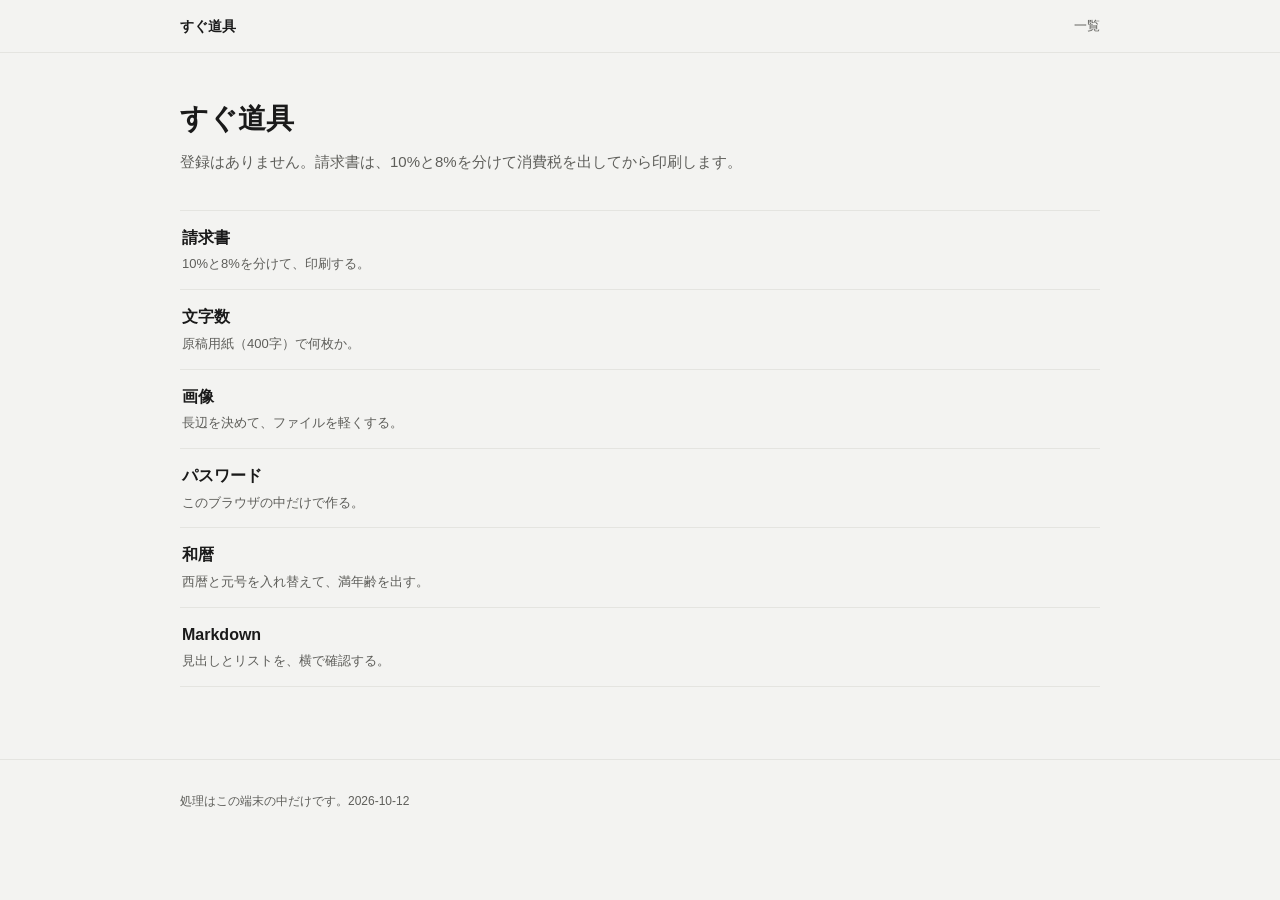
<file: index.html>
<!DOCTYPE html>
<html lang="ja">
<head>
  <meta charset="utf-8">
  <meta name="viewport" content="width=device-width, initial-scale=1">
  <title>すぐ道具</title>
  <meta name="description" content="請求書は10%と8%を分けて印刷します。文字数、画像の縮小、パスワード、和暦、Markdown。登録はありません。">
  <link rel="icon" href="favicon.svg">
  <link rel="stylesheet" href="css/site.css">
</head>
<body>
  <a class="skip" href="#main">本文へ</a>
  <header class="site-header">
    <div class="wrap header-inner">
      <a class="brand" href="index.html">すぐ道具</a>
      <nav class="nav" aria-label="主要"><a href="index.html">一覧</a></nav>
    </div>
  </header>
  <main id="main" class="wrap">
    <section class="hero">
      <h1>すぐ道具</h1>
      <p class="lede">登録はありません。請求書は、10%と8%を分けて消費税を出してから印刷します。</p>
    </section>
    <section class="section" id="tools">
      <div class="card-grid">
        <a class="card" href="invoice.html"><h3>請求書</h3><p>10%と8%を分けて、印刷する。</p></a>
        <a class="card" href="counter.html"><h3>文字数</h3><p>原稿用紙（400字）で何枚か。</p></a>
        <a class="card" href="image.html"><h3>画像</h3><p>長辺を決めて、ファイルを軽くする。</p></a>
        <a class="card" href="password.html"><h3>パスワード</h3><p>このブラウザの中だけで作る。</p></a>
        <a class="card" href="calendar.html"><h3>和暦</h3><p>西暦と元号を入れ替えて、満年齢を出す。</p></a>
        <a class="card" href="markdown.html"><h3>Markdown</h3><p>見出しとリストを、横で確認する。</p></a>
      </div>
    </section>
  </main>
  <footer class="site-footer"><div class="wrap"><p>処理はこの端末の中だけです。2026-10-12</p></div></footer>
</body>
</html>
</file>
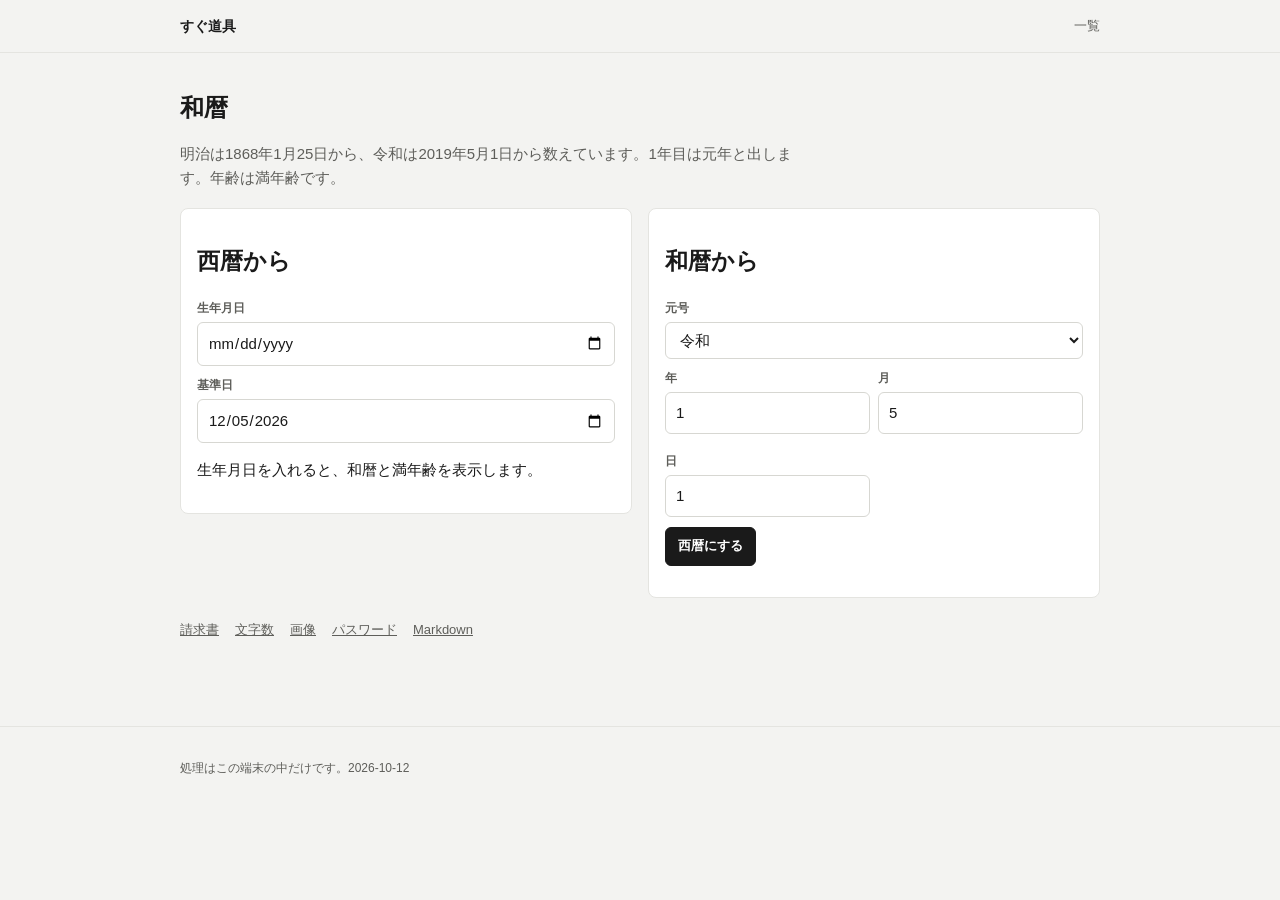
<file: calendar.html>
<!DOCTYPE html>
<html lang="ja">
<head>
  <meta charset="utf-8">
  <meta name="viewport" content="width=device-width, initial-scale=1">
  <title>和暦・西暦・年齢 | すぐ道具</title>
  <meta name="description" content="明治以降の和暦と西暦を入れ替え、満年齢を出します。">
  <link rel="icon" href="favicon.svg">
  <link rel="stylesheet" href="css/site.css">
</head>
<body>
  <a class="skip" href="#main">本文へ</a>
  <header class="site-header"><div class="wrap header-inner"><a class="brand" href="index.html">すぐ道具</a><nav class="nav" aria-label="主要"><a href="index.html">一覧</a></nav></div></header>
  <main id="main" class="wrap">
    <header class="page-head">
      <h1>和暦</h1>
      <p>明治は1868年1月25日から、令和は2019年5月1日から数えています。1年目は元年と出します。年齢は満年齢です。</p>
    </header>
    <div class="layout">
      <section class="panel">
        <h2>西暦から</h2>
        <label class="field"><span>生年月日</span><input id="birth" type="date"></label>
        <label class="field"><span>基準日</span><input id="asof" type="date"></label>
        <p id="cal-out" aria-live="polite">生年月日を入れると、和暦と満年齢を表示します。</p>
      </section>
      <section class="panel">
        <h2>和暦から</h2>
        <label class="field"><span>元号</span>
          <select id="era">
            <option>令和</option>
            <option>平成</option>
            <option>昭和</option>
            <option>大正</option>
            <option>明治</option>
          </select>
        </label>
        <div class="grid-2">
          <label class="field"><span>年</span><input id="era-year" type="number" min="1" max="64" step="1" value="1"></label>
          <label class="field"><span>月</span><input id="era-month" type="number" min="1" max="12" step="1" value="5"></label>
          <label class="field"><span>日</span><input id="era-day" type="number" min="1" max="31" step="1" value="1"></label>
        </div>
        <button id="to-gregorian" class="btn btn-primary" type="button">西暦にする</button>
        <p id="greg-out" aria-live="polite"></p>
      </section>
    </div>
    <p class="related"><a href="invoice.html">請求書</a><a href="counter.html">文字数</a><a href="image.html">画像</a><a href="password.html">パスワード</a><a href="markdown.html">Markdown</a></p>
  </main>
  <footer class="site-footer"><div class="wrap"><p>処理はこの端末の中だけです。2026-10-12</p></div></footer>
  <script src="js/calendar.js"></script>
</body>
</html>
</file>
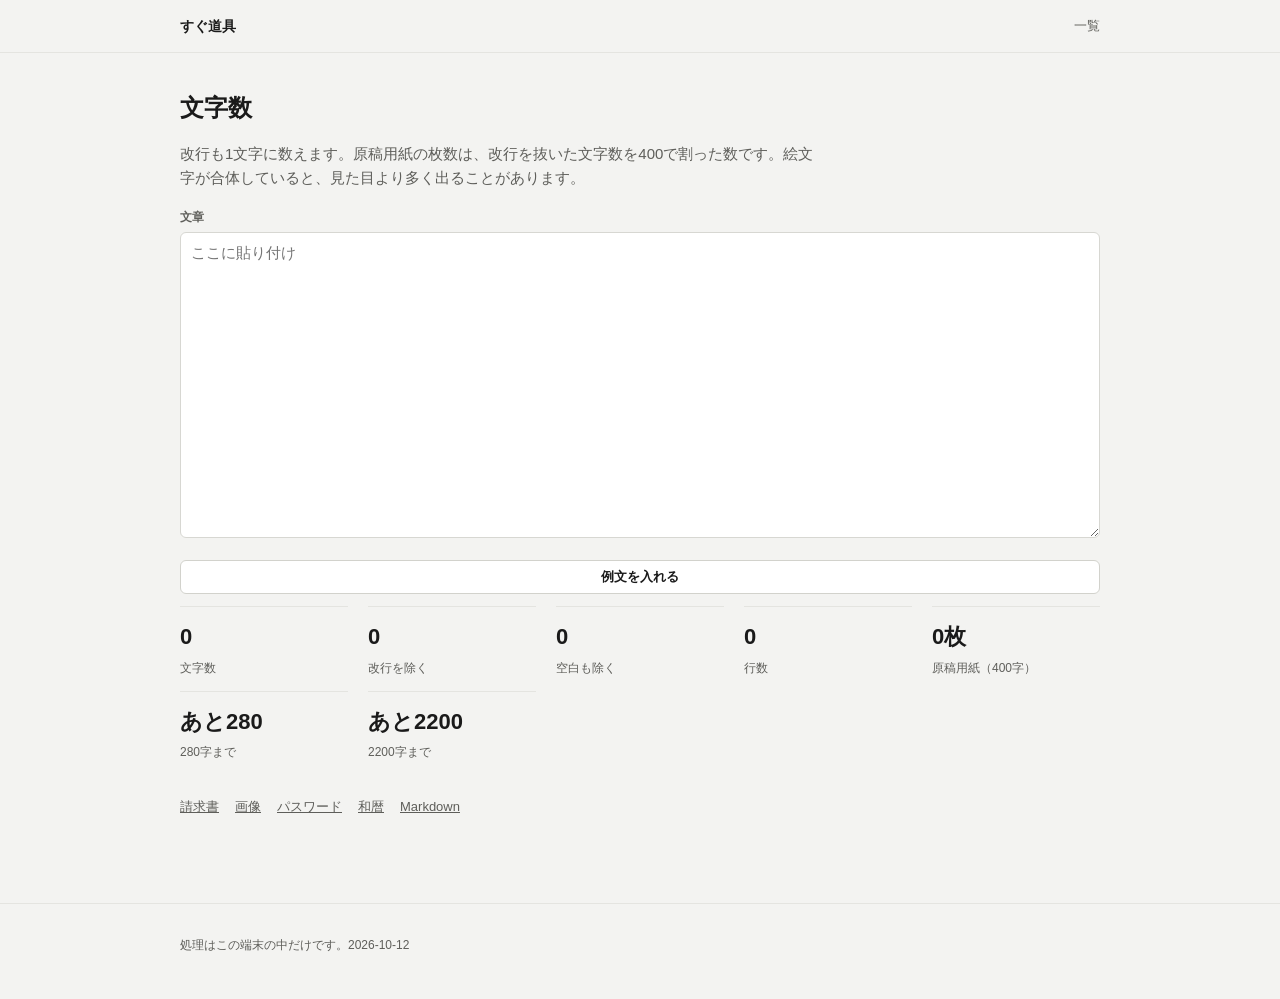
<file: counter.html>
<!DOCTYPE html>
<html lang="ja">
<head>
  <meta charset="utf-8">
  <meta name="viewport" content="width=device-width, initial-scale=1">
  <title>文字数カウント | すぐ道具</title>
  <meta name="description" content="文字数と、400字の原稿用紙だと何枚かを数えます。">
  <link rel="icon" href="favicon.svg">
  <link rel="stylesheet" href="css/site.css">
</head>
<body>
  <a class="skip" href="#main">本文へ</a>
  <header class="site-header"><div class="wrap header-inner"><a class="brand" href="index.html">すぐ道具</a><nav class="nav" aria-label="主要"><a href="index.html">一覧</a></nav></div></header>
  <main id="main" class="wrap">
    <header class="page-head">
      <h1>文字数</h1>
      <p>改行も1文字に数えます。原稿用紙の枚数は、改行を抜いた文字数を400で割った数です。絵文字が合体していると、見た目より多く出ることがあります。</p>
    </header>
    <div class="stack">
      <label class="field"><span>文章</span><textarea id="source" rows="12" placeholder="ここに貼り付け"></textarea></label>
      <button id="fill-counter" class="btn btn-small" type="button">例文を入れる</button>
      <div class="stats" aria-live="polite">
        <div class="stat"><b id="count-chars">0</b><span>文字数</span></div>
        <div class="stat"><b id="count-nobreak">0</b><span>改行を除く</span></div>
        <div class="stat"><b id="count-space">0</b><span>空白も除く</span></div>
        <div class="stat"><b id="count-lines">0</b><span>行数</span></div>
        <div class="stat"><b id="count-sheets" data-sheets="0" data-remainder="0">0枚</b><span>原稿用紙（400字）</span></div>
        <div class="stat"><b id="count-x">あと280</b><span>280字まで</span></div>
        <div class="stat"><b id="count-ig">あと2200</b><span>2200字まで</span></div>
      </div>
    </div>
    <p class="related"><a href="invoice.html">請求書</a><a href="image.html">画像</a><a href="password.html">パスワード</a><a href="calendar.html">和暦</a><a href="markdown.html">Markdown</a></p>
  </main>
  <footer class="site-footer"><div class="wrap"><p>処理はこの端末の中だけです。2026-10-12</p></div></footer>
  <script src="js/counter.js"></script>
</body>
</html>
</file>
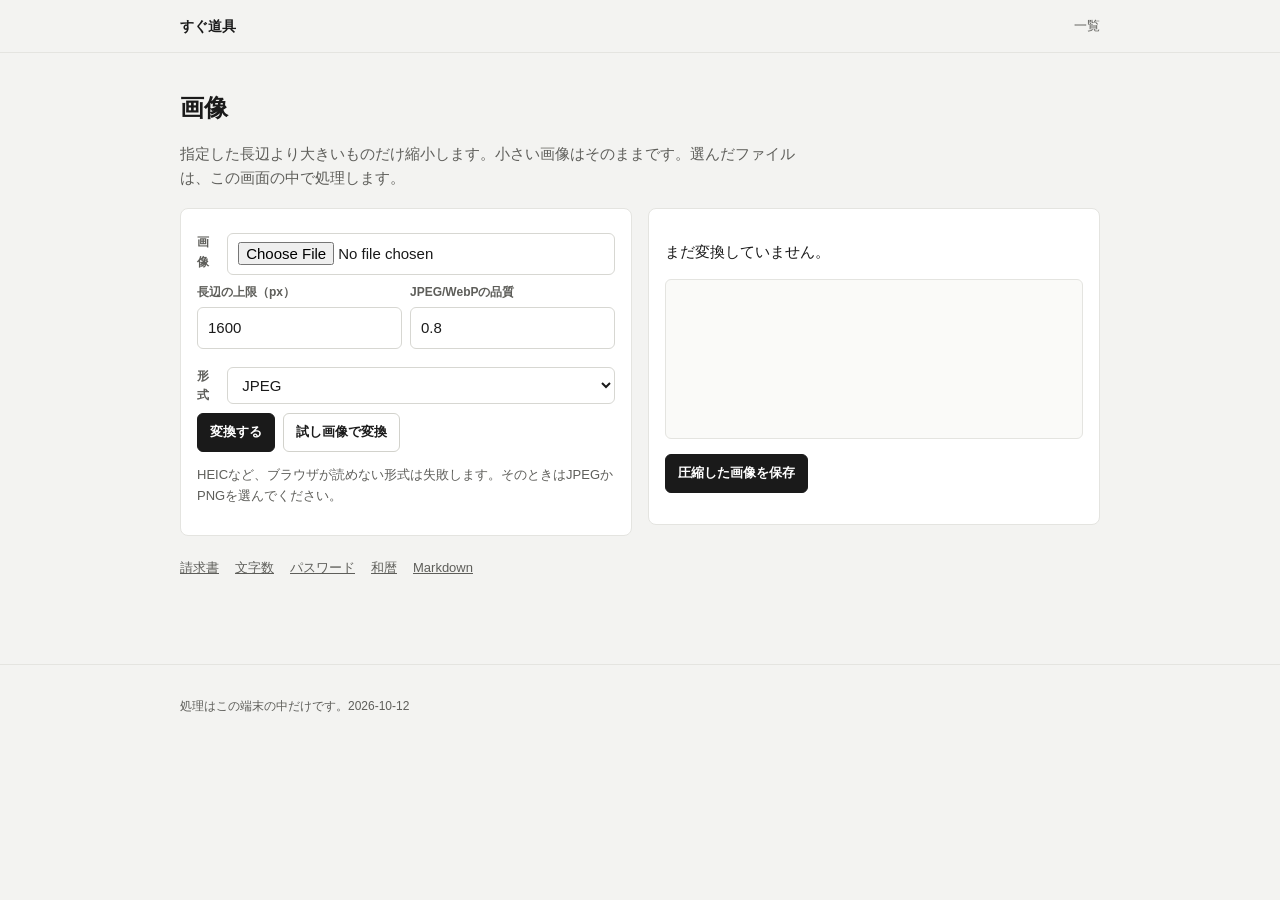
<file: image.html>
<!DOCTYPE html>
<html lang="ja">
<head>
  <meta charset="utf-8">
  <meta name="viewport" content="width=device-width, initial-scale=1">
  <title>画像のリサイズと圧縮 | すぐ道具</title>
  <meta name="description" content="画像の長辺を縮小して、JPEG、PNG、WebPで保存します。">
  <link rel="icon" href="favicon.svg">
  <link rel="stylesheet" href="css/site.css">
</head>
<body>
  <a class="skip" href="#main">本文へ</a>
  <header class="site-header"><div class="wrap header-inner"><a class="brand" href="index.html">すぐ道具</a><nav class="nav" aria-label="主要"><a href="index.html">一覧</a></nav></div></header>
  <main id="main" class="wrap">
    <header class="page-head">
      <h1>画像</h1>
      <p>指定した長辺より大きいものだけ縮小します。小さい画像はそのままです。選んだファイルは、この画面の中で処理します。</p>
    </header>
    <div class="layout">
      <form id="image-form" class="panel">
        <label class="field"><span>画像</span><input name="file" type="file" accept="image/*"></label>
        <div class="grid-2">
          <label class="field"><span>長辺の上限（px）</span><input name="maxEdge" type="number" min="320" max="8000" step="1" value="1600"></label>
          <label class="field"><span>JPEG/WebPの品質</span><input name="quality" type="number" min="0.1" max="1" step="0.05" value="0.8"></label>
        </div>
        <label class="field"><span>形式</span>
          <select name="type">
            <option value="image/jpeg">JPEG</option>
            <option value="image/webp">WebP</option>
            <option value="image/png">PNG</option>
          </select>
        </label>
        <div class="btn-row">
          <button class="btn btn-primary" type="submit">変換する</button>
          <button id="sample-image" class="btn" type="button">試し画像で変換</button>
        </div>
        <p class="note">HEICなど、ブラウザが読めない形式は失敗します。そのときはJPEGかPNGを選んでください。</p>
      </form>
      <div class="panel">
        <p id="image-meta" aria-live="polite">まだ変換していません。</p>
        <div id="image-preview" class="preview-frame"></div>
        <p><a id="image-download" class="btn btn-primary" hidden>圧縮した画像を保存</a></p>
      </div>
    </div>
    <p class="related"><a href="invoice.html">請求書</a><a href="counter.html">文字数</a><a href="password.html">パスワード</a><a href="calendar.html">和暦</a><a href="markdown.html">Markdown</a></p>
  </main>
  <footer class="site-footer"><div class="wrap"><p>処理はこの端末の中だけです。2026-10-12</p></div></footer>
  <script src="js/image.js"></script>
</body>
</html>
</file>
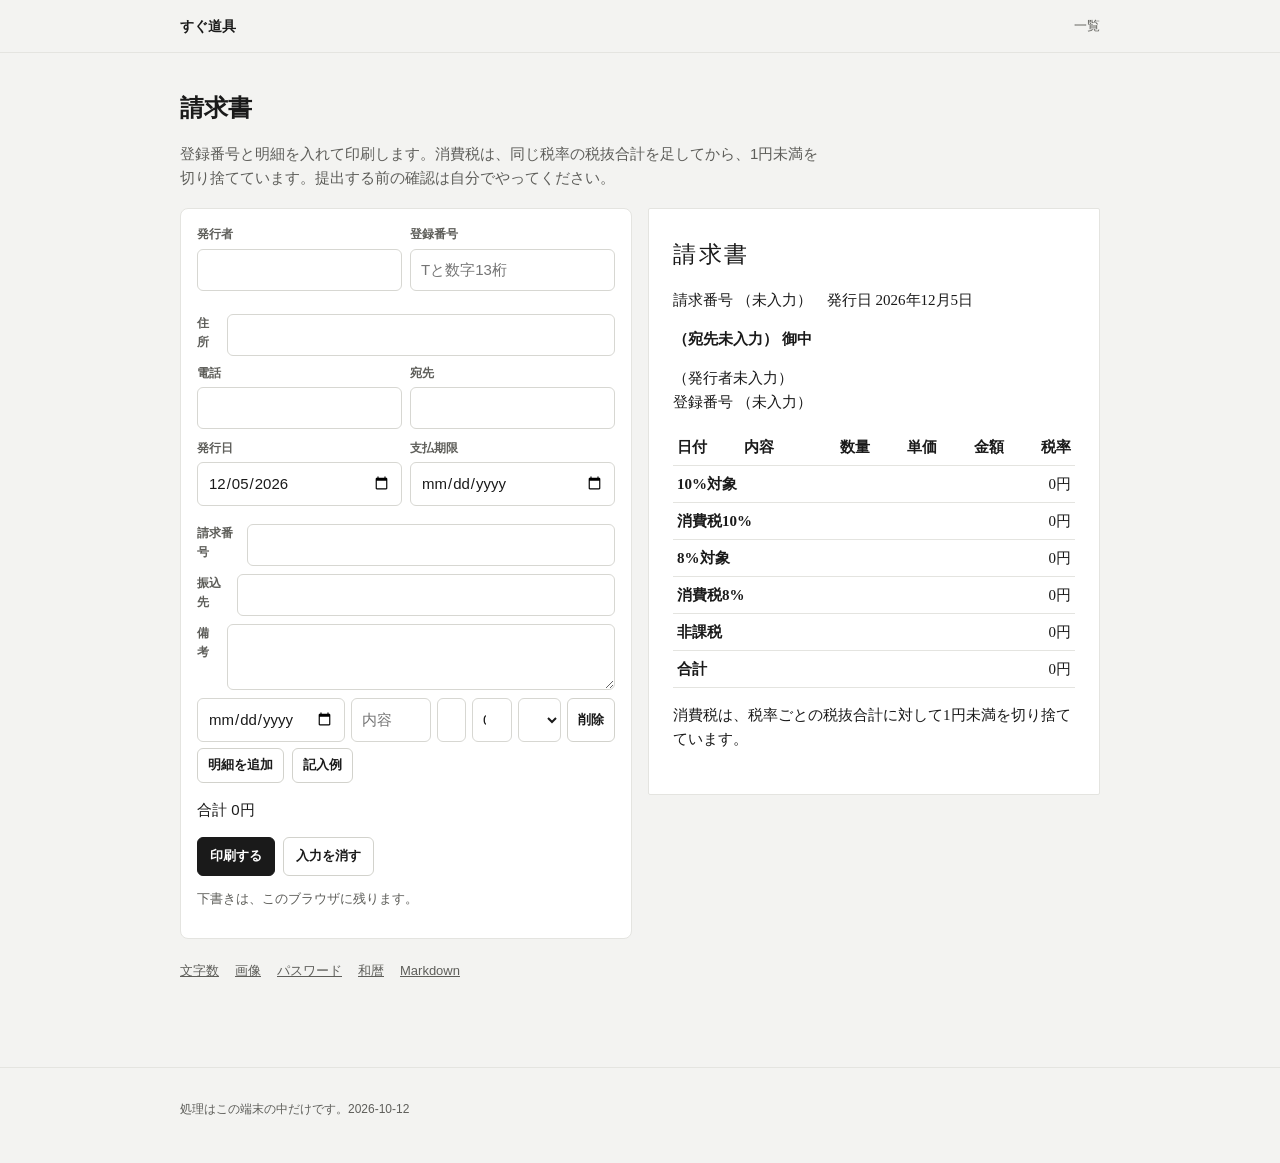
<file: invoice.html>
<!DOCTYPE html>
<html lang="ja">
<head>
  <meta charset="utf-8">
  <meta name="viewport" content="width=device-width, initial-scale=1">
  <title>請求書を印刷する | すぐ道具</title>
  <meta name="description" content="登録番号と明細を入れて、請求書を印刷します。税額は税率ごとの合計から1円未満を切り捨てます。">
  <link rel="icon" href="favicon.svg">
  <link rel="stylesheet" href="css/site.css">
</head>
<body>
  <a class="skip" href="#main">本文へ</a>
  <header class="site-header"><div class="wrap header-inner"><a class="brand" href="index.html">すぐ道具</a><nav class="nav" aria-label="主要"><a href="index.html">一覧</a></nav></div></header>
  <main id="main" class="wrap">
    <header class="page-head">
      <h1>請求書</h1>
      <p>登録番号と明細を入れて印刷します。消費税は、同じ税率の税抜合計を足してから、1円未満を切り捨てています。提出する前の確認は自分でやってください。</p>
    </header>
    <div class="layout">
      <form id="invoice-form" class="panel no-print">
        <div class="grid-2">
          <label class="field"><span>発行者</span><input name="issuer" autocomplete="name"></label>
          <label class="field"><span>登録番号</span><input name="reg" placeholder="Tと数字13桁" autocomplete="off"></label>
        </div>
        <p id="reg-warn" class="warn" role="status"></p>
        <label class="field"><span>住所</span><input name="address" autocomplete="street-address"></label>
        <div class="grid-2">
          <label class="field"><span>電話</span><input name="tel" autocomplete="tel"></label>
          <label class="field"><span>宛先</span><input name="client" autocomplete="organization"></label>
        </div>
        <div class="grid-2">
          <label class="field"><span>発行日</span><input name="date" type="date" required></label>
          <label class="field"><span>支払期限</span><input name="due" type="date"></label>
        </div>
        <label class="field"><span>請求番号</span><input name="number"></label>
        <label class="field"><span>振込先</span><input name="bank"></label>
        <label class="field"><span>備考</span><textarea name="notes" rows="2"></textarea></label>
        <div id="lines"></div>
        <div class="btn-row">
          <button id="add-line" class="btn btn-small" type="button">明細を追加</button>
          <button id="fill-sample" class="btn btn-small" type="button">記入例</button>
        </div>
        <p id="invoice-total" data-total="0">合計 0円</p>
        <div class="btn-row">
          <button id="print-invoice" class="btn btn-primary" type="button">印刷する</button>
          <button id="clear-invoice" class="btn" type="button">入力を消す</button>
        </div>
        <p class="note">下書きは、このブラウザに残ります。</p>
      </form>
      <article class="sheet" id="sheet"><div id="sheet-body"></div></article>
    </div>
    <p class="related no-print"><a href="counter.html">文字数</a><a href="image.html">画像</a><a href="password.html">パスワード</a><a href="calendar.html">和暦</a><a href="markdown.html">Markdown</a></p>
  </main>
  <footer class="site-footer"><div class="wrap"><p>処理はこの端末の中だけです。2026-10-12</p></div></footer>
  <script src="js/invoice.js"></script>
</body>
</html>
</file>
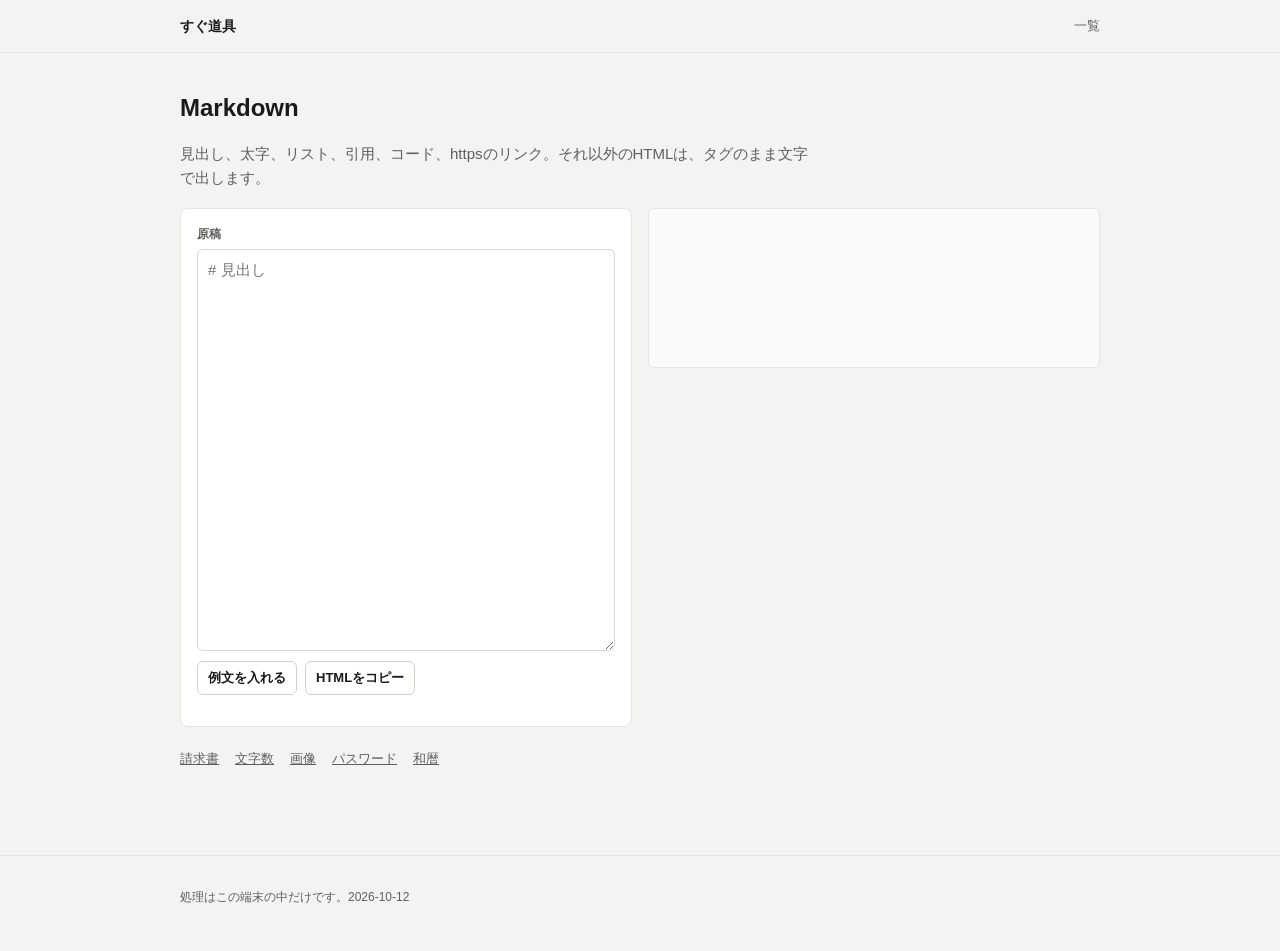
<file: markdown.html>
<!DOCTYPE html>
<html lang="ja">
<head>
  <meta charset="utf-8">
  <meta name="viewport" content="width=device-width, initial-scale=1">
  <title>Markdownプレビュー | すぐ道具</title>
  <meta name="description" content="Markdownの見出しやリストを、その場で表示します。">
  <link rel="icon" href="favicon.svg">
  <link rel="stylesheet" href="css/site.css">
</head>
<body>
  <a class="skip" href="#main">本文へ</a>
  <header class="site-header"><div class="wrap header-inner"><a class="brand" href="index.html">すぐ道具</a><nav class="nav" aria-label="主要"><a href="index.html">一覧</a></nav></div></header>
  <main id="main" class="wrap">
    <header class="page-head">
      <h1>Markdown</h1>
      <p>見出し、太字、リスト、引用、コード、httpsのリンク。それ以外のHTMLは、タグのまま文字で出します。</p>
    </header>
    <div class="layout">
      <section class="panel">
        <label class="field"><span>原稿</span><textarea id="md-input" rows="16" placeholder="# 見出し"></textarea></label>
        <div class="btn-row">
          <button id="fill-md" class="btn btn-small" type="button">例文を入れる</button>
          <button id="copy-md" class="btn btn-small" type="button">HTMLをコピー</button>
        </div>
        <p id="md-status" role="status"></p>
      </section>
      <article id="md-preview" class="preview-frame" aria-live="polite"></article>
    </div>
    <p class="related"><a href="invoice.html">請求書</a><a href="counter.html">文字数</a><a href="image.html">画像</a><a href="password.html">パスワード</a><a href="calendar.html">和暦</a></p>
  </main>
  <footer class="site-footer"><div class="wrap"><p>処理はこの端末の中だけです。2026-10-12</p></div></footer>
  <script src="js/markdown.js"></script>
</body>
</html>
</file>
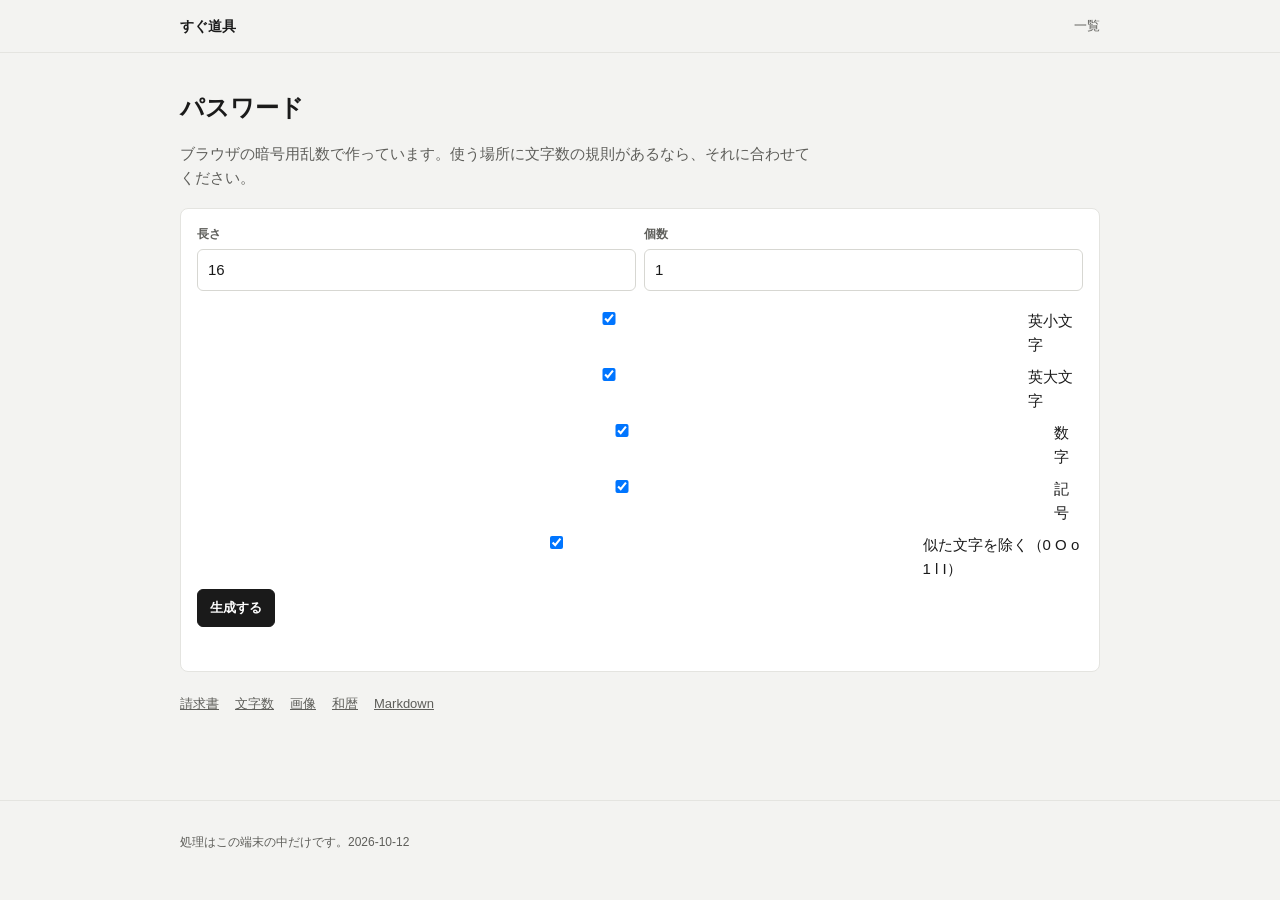
<file: password.html>
<!DOCTYPE html>
<html lang="ja">
<head>
  <meta charset="utf-8">
  <meta name="viewport" content="width=device-width, initial-scale=1">
  <title>パスワード生成 | すぐ道具</title>
  <meta name="description" content="長さと文字種を選んで、パスワードを作ります。">
  <link rel="icon" href="favicon.svg">
  <link rel="stylesheet" href="css/site.css">
</head>
<body>
  <a class="skip" href="#main">本文へ</a>
  <header class="site-header"><div class="wrap header-inner"><a class="brand" href="index.html">すぐ道具</a><nav class="nav" aria-label="主要"><a href="index.html">一覧</a></nav></div></header>
  <main id="main" class="wrap">
    <header class="page-head">
      <h1>パスワード</h1>
      <p>ブラウザの暗号用乱数で作っています。使う場所に文字数の規則があるなら、それに合わせてください。</p>
    </header>
    <form id="password-form" class="panel">
      <div class="grid-2">
        <label class="field"><span>長さ</span><input name="length" type="number" min="4" max="128" step="1" value="16"></label>
        <label class="field"><span>個数</span><input name="count" type="number" min="1" max="10" step="1" value="1"></label>
      </div>
      <label><input name="lower" type="checkbox" checked> 英小文字</label>
      <label><input name="upper" type="checkbox" checked> 英大文字</label>
      <label><input name="digit" type="checkbox" checked> 数字</label>
      <label><input name="symbol" type="checkbox" checked> 記号</label>
      <label><input name="ambiguous" type="checkbox" checked> 似た文字を除く（0 O o 1 l I）</label>
      <div class="btn-row"><button id="generate" class="btn btn-primary" type="submit">生成する</button></div>
      <p id="password-error" class="warn" role="alert"></p>
      <ul id="password-output" class="password-list" aria-live="polite"></ul>
      <p id="copy-status" role="status"></p>
    </form>
    <p class="related"><a href="invoice.html">請求書</a><a href="counter.html">文字数</a><a href="image.html">画像</a><a href="calendar.html">和暦</a><a href="markdown.html">Markdown</a></p>
  </main>
  <footer class="site-footer"><div class="wrap"><p>処理はこの端末の中だけです。2026-10-12</p></div></footer>
  <script src="js/password.js"></script>
</body>
</html>
</file>
<file: css/site.css>
:root {
  --bg: #f3f3f1;
  --surface: #fff;
  --ink: #1a1a1a;
  --muted: #5e5e5a;
  --line: #e4e4e0;
  --sans: "Segoe UI", "Hiragino Sans", "Hiragino Kaku Gothic ProN", Meiryo, sans-serif;
  --serif: "Yu Mincho", "Hiragino Mincho ProN", "Times New Roman", serif;
  --mono: "Cascadia Mono", "Segoe UI Mono", Consolas, monospace;
}

* { box-sizing: border-box; }

body {
  margin: 0;
  color: var(--ink);
  background: var(--bg);
  font-family: var(--sans);
  font-size: 15px;
  line-height: 1.6;
}

a { color: inherit; }
.skip { position: absolute; left: 12px; top: -40px; background: var(--ink); color: white; padding: 6px 10px; z-index: 20; }
.skip:focus { top: 12px; }
.wrap { width: min(920px, calc(100% - 40px)); margin-inline: auto; }

.site-header {
  position: sticky;
  top: 0;
  z-index: 10;
  background: rgba(243, 243, 241, 0.92);
  border-bottom: 1px solid var(--line);
}
.header-inner { display: flex; justify-content: space-between; align-items: center; min-height: 52px; }
.brand { color: var(--ink); text-decoration: none; font-size: 14px; font-weight: 600; }
.nav { display: flex; gap: 16px; }
.nav a { color: var(--muted); text-decoration: none; font-size: 13px; }
.nav a:hover { color: var(--ink); }

main { padding: 8px 0 72px; }
.hero { padding: 36px 0 8px; }
.hero h1, .page-head h1 { margin: 0; font-weight: 600; letter-spacing: 0; }
.hero h1 { font-size: 28px; }
.lede, .page-head p, .card p { color: var(--muted); }
.lede { margin: 8px 0 0; max-width: 36rem; font-size: 15px; }
.actions, .btn-row { display: flex; flex-wrap: wrap; gap: 8px; }

.btn {
  display: inline-flex;
  align-items: center;
  justify-content: center;
  border-radius: 6px;
  padding: 8px 12px;
  text-decoration: none;
  border: 1px solid #d2d2cc;
  background: var(--surface);
  color: var(--ink);
  font: inherit;
  font-size: 13px;
  font-weight: 600;
  cursor: pointer;
}
.btn:hover { border-color: #1a1a1a; }
.btn-primary { background: #1a1a1a; border-color: #1a1a1a; color: #fff; }
.btn-primary:hover { background: #333; }
.btn-small { padding: 6px 10px; }

.section { margin-top: 28px; }
.section h2 {
  margin: 0 0 8px;
  color: var(--muted);
  font-size: 12px;
  font-weight: 600;
}
.card-grid { display: flex; flex-direction: column; border-top: 1px solid var(--line); }
.card {
  display: block;
  min-height: 0;
  padding: 14px 2px;
  background: transparent;
  border: 0;
  border-bottom: 1px solid var(--line);
  border-radius: 0;
  color: inherit;
  text-decoration: none;
}
.card:hover { background: var(--surface); }
.kicker { margin: 0 0 6px; color: #8a8a84; font-size: 12px; font-weight: 500; }
.card h3 { margin: 0; font-size: 16px; font-weight: 600; }
.card p { margin: 4px 0 0; font-size: 13px; }
.page-head { margin: 28px 0 18px; max-width: 40rem; }
.page-head h1 { font-size: 24px; }
.page-head .kicker { display: block; margin-bottom: 6px; }

.layout { display: grid; grid-template-columns: minmax(0, 1fr) minmax(0, 1fr); gap: 16px; align-items: start; }
.panel, .sheet {
  background: var(--surface);
  border: 1px solid var(--line);
  border-radius: 8px;
  padding: 16px;
}
.sheet { border-radius: 2px; padding: 28px 24px; font-family: var(--serif); }
.field { display: grid; gap: 4px; margin-bottom: 10px; }
.field span { font-size: 12px; font-weight: 600; color: var(--muted); }
input, select, textarea {
  width: 100%;
  font: inherit;
  color: inherit;
  background: #fff;
  border: 1px solid #d7d7d2;
  border-radius: 6px;
  padding: 8px 10px;
}
textarea { resize: vertical; }
.grid-2 { display: grid; grid-template-columns: 1fr 1fr; gap: 8px; }
.line { display: grid; grid-template-columns: 0.95fr 1.4fr 0.5fr 0.7fr 0.75fr auto; gap: 6px; margin-bottom: 6px; }
.stats { display: grid; grid-template-columns: repeat(auto-fit, minmax(140px, 1fr)); gap: 0 20px; }
.stat { padding: 12px 0; border-top: 1px solid var(--line); }
.stat b { display: block; font-size: 22px; font-weight: 600; font-variant-numeric: tabular-nums; }
.stat span { color: var(--muted); font-size: 12px; }
.note { color: var(--muted); font-size: 13px; }
.warn { color: #8a4b12; font-weight: 600; font-size: 13px; }
.mono, code { font-family: var(--mono); }
.password-list { list-style: none; padding: 0; margin: 12px 0 0; display: grid; gap: 8px; }
.password-list li {
  display: flex;
  justify-content: space-between;
  gap: 8px;
  align-items: center;
  background: #f7f7f5;
  border: 1px solid var(--line);
  border-radius: 6px;
  padding: 8px 10px;
  font-family: var(--mono);
  font-size: 13px;
  word-break: break-all;
}
.sheet table { width: 100%; border-collapse: collapse; }
.sheet th, .sheet td { border-bottom: 1px solid var(--line); padding: 6px 4px; vertical-align: top; text-align: left; }
.sheet .right, .right { text-align: right; font-variant-numeric: tabular-nums; }
.sheet h2 { margin: 0 0 12px; font-weight: 500; letter-spacing: 0.12em; }
.totals { margin-left: auto; width: min(100%, 280px); }
.preview-frame { background: #fafaf8; border: 1px solid var(--line); border-radius: 6px; min-height: 160px; padding: 12px; overflow: auto; }
.related { display: flex; flex-wrap: wrap; gap: 8px 16px; margin-top: 22px; font-size: 13px; }
.related a { color: var(--muted); }
.related a:hover { color: var(--ink); }
.stack { display: grid; gap: 12px; }
form.panel > label { display: flex; gap: 8px; align-items: flex-start; margin: 8px 0; }
.site-footer { border-top: 1px solid var(--line); padding: 20px 0 32px; color: var(--muted); font-size: 12px; }
:focus-visible { outline: 2px solid #1a1a1a; outline-offset: 2px; }

@media (max-width: 860px) {
  .layout, .grid-2, .line { grid-template-columns: 1fr; }
  .wrap { width: min(920px, calc(100% - 32px)); }
}
@media print {
  body { background: white; }
  .site-header, .site-footer, .no-print, .skip, .page-head, .related { display: none !important; }
  .layout { display: block; }
  .sheet { box-shadow: none; border: none; }
  main { padding: 0; }
  .wrap { width: auto; }
}
</file>
